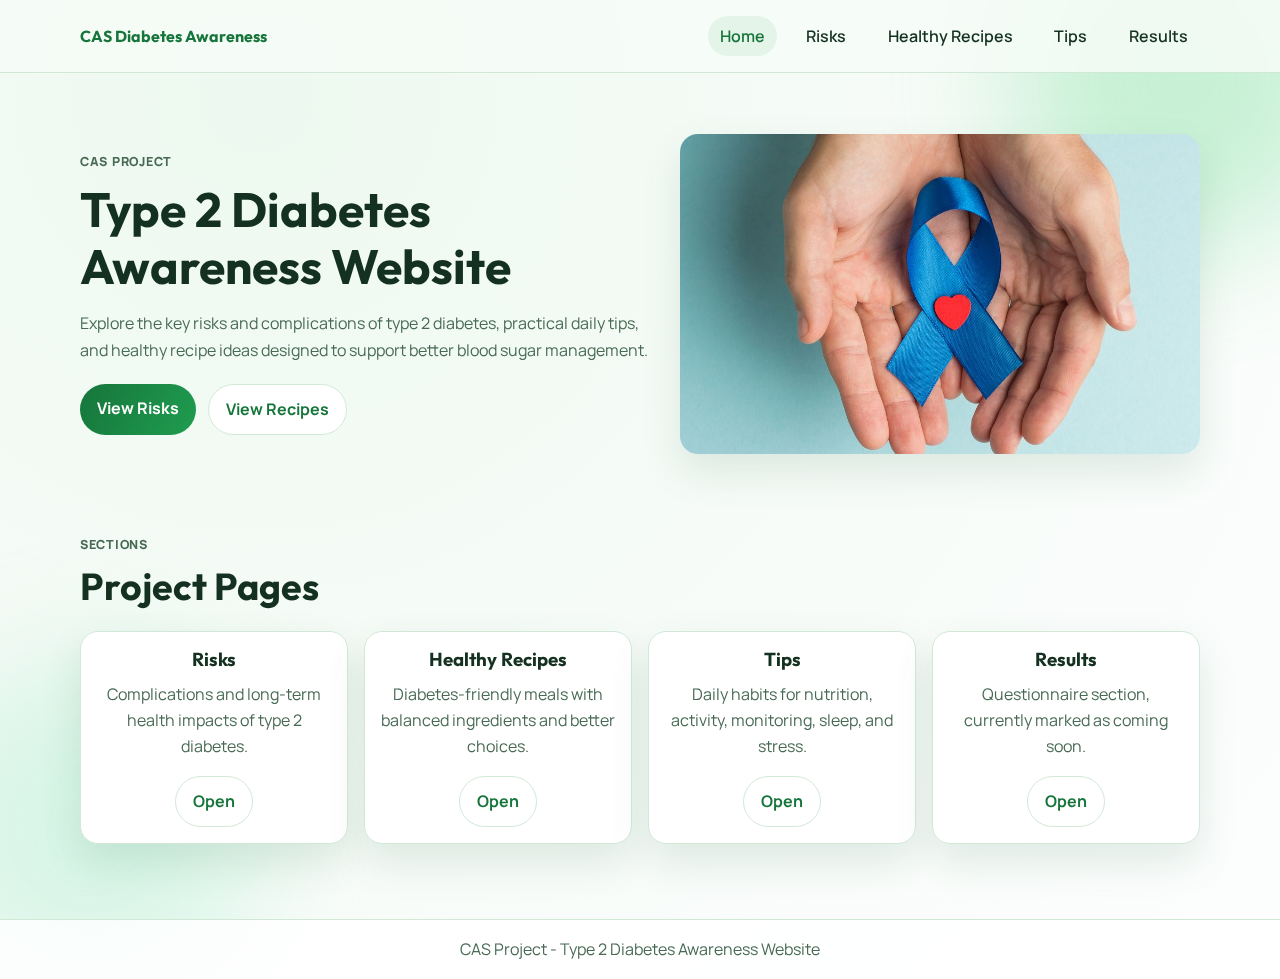
<file: index.html>
<!DOCTYPE html>
<html lang="en">
<head>
  <meta charset="UTF-8" />
  <meta name="viewport" content="width=device-width, initial-scale=1.0" />
  <title>CAS Diabetes Awareness</title>
  <link rel="preconnect" href="https://fonts.googleapis.com" />
  <link rel="preconnect" href="https://fonts.gstatic.com" crossorigin />
  <link href="https://fonts.googleapis.com/css2?family=Manrope:wght@400;500;600;700;800&family=Outfit:wght@500;600;700&display=swap" rel="stylesheet" />
  <link rel="stylesheet" href="styles.css" />
</head>
<body>
  <div class="bg-orb orb-a"></div>
  <div class="bg-orb orb-b"></div>

  <header class="topbar">
    <div class="container nav-wrap">
      <a class="logo" href="index.html">CAS Diabetes Awareness</a>
      <button class="menu-btn" id="menuBtn" aria-label="Toggle navigation">Menu</button>
      <nav id="mainNav" class="nav-links">
        <a href="index.html">Home</a>
        <a href="risks.html">Risks</a>
        <a href="recipes.html">Healthy Recipes</a>
        <a href="tips.html">Tips</a>
        <a href="results.html">Results</a>
      </nav>
    </div>
  </header>

  <main>
    <section class="hero container reveal">
      <div class="hero-text">
        <p class="kicker">CAS Project</p>
        <h1>Type 2 Diabetes Awareness Website</h1>
        <p>
          Explore the key risks and complications of type 2 diabetes, practical daily tips,
          and healthy recipe ideas designed to support better blood sugar management.
        </p>
        <div class="hero-actions">
          <a href="risks.html" class="btn btn-solid">View Risks</a>
          <a href="recipes.html" class="btn btn-outline">View Recipes</a>
        </div>
      </div>
      <div class="hero-image">
        <img src="assets/images/diabetes-ribbonblue.jpg" alt="Diabetes awareness ribbon" />
      </div>
    </section>

    <section class="section container">
      <div class="section-heading reveal">
        <p class="kicker">Sections</p>
        <h2>Project Pages</h2>
      </div>

      <div class="results-grid reveal">
        <article class="result-card">
          <h3>Risks</h3>
          <p>Complications and long-term health impacts of type 2 diabetes.</p>
          <a class="btn btn-outline" href="risks.html">Open</a>
        </article>
        <article class="result-card">
          <h3>Healthy Recipes</h3>
          <p>Diabetes-friendly meals with balanced ingredients and better choices.</p>
          <a class="btn btn-outline" href="recipes.html">Open</a>
        </article>
        <article class="result-card">
          <h3>Tips</h3>
          <p>Daily habits for nutrition, activity, monitoring, sleep, and stress.</p>
          <a class="btn btn-outline" href="tips.html">Open</a>
        </article>
        <article class="result-card">
          <h3>Results</h3>
          <p>Questionnaire section, currently marked as coming soon.</p>
          <a class="btn btn-outline" href="results.html">Open</a>
        </article>
      </div>
    </section>
  </main>

  <footer class="footer">
    <div class="container">
      <p>CAS Project - Type 2 Diabetes Awareness Website</p>
    </div>
  </footer>

  <script src="script.js"></script>
</body>
</html>
</file>
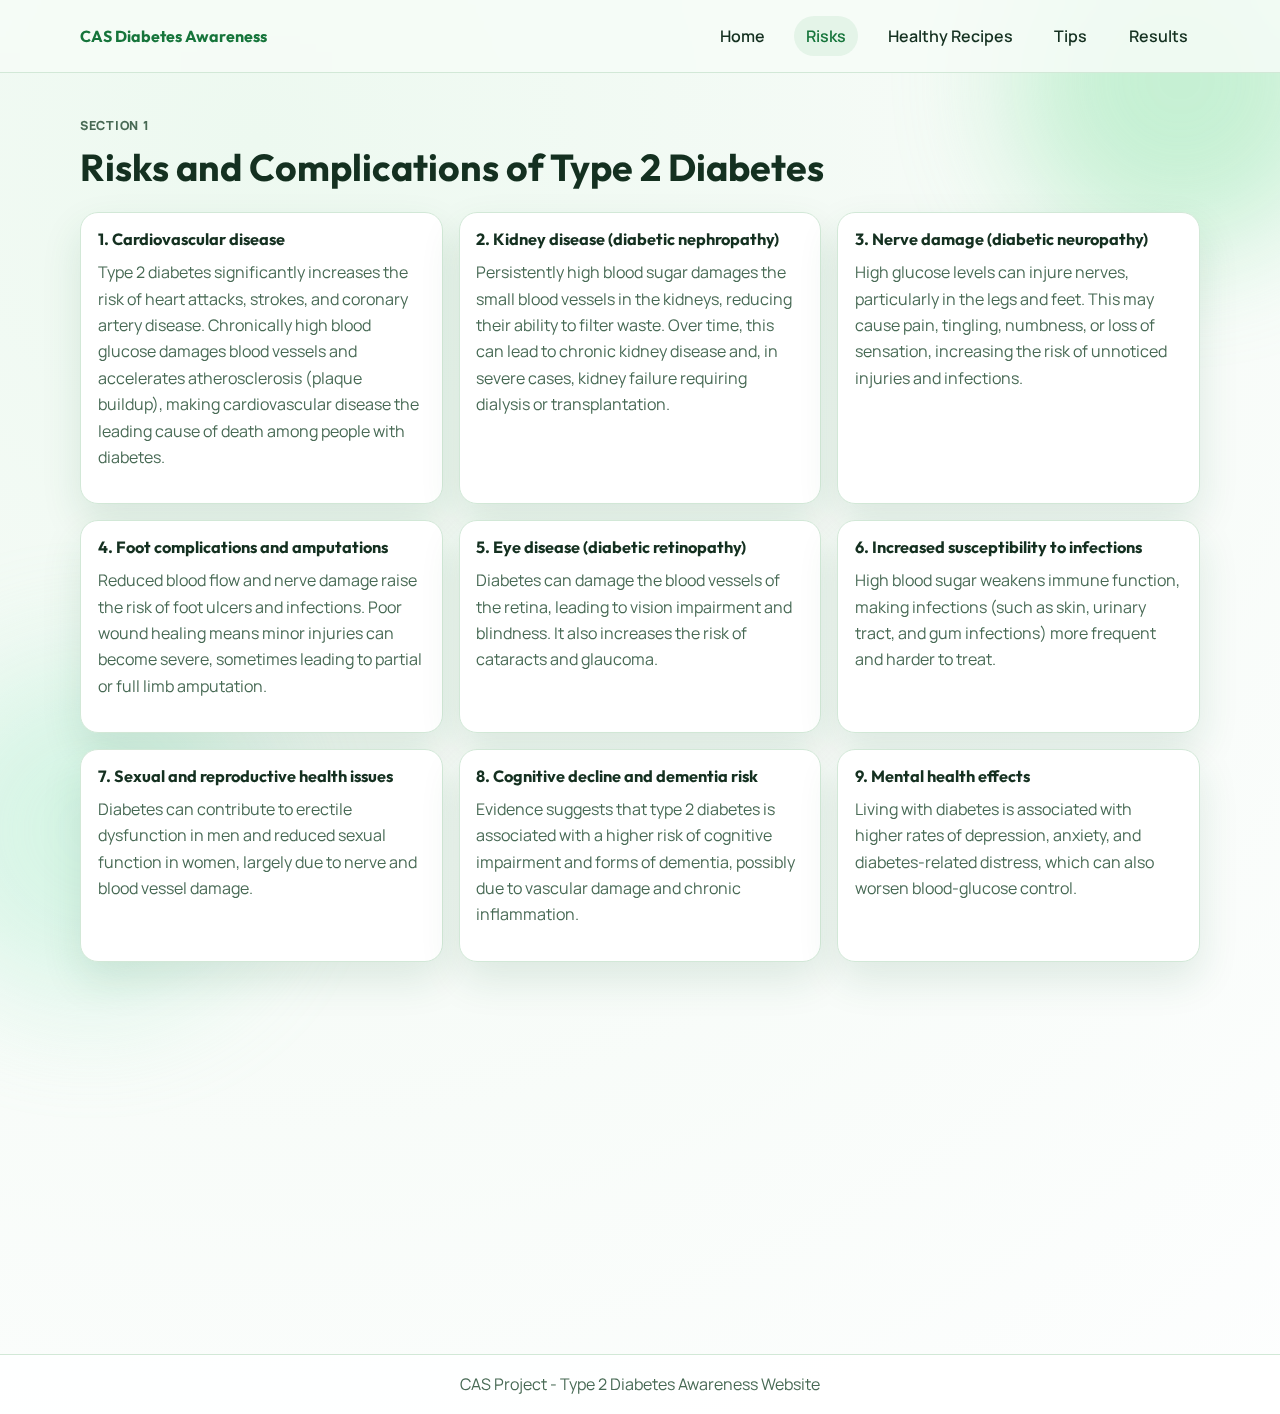
<file: risks.html>
<!DOCTYPE html>
<html lang="en">
<head>
  <meta charset="UTF-8" />
  <meta name="viewport" content="width=device-width, initial-scale=1.0" />
  <title>Risks | Type 2 Diabetes Awareness</title>
  <link rel="preconnect" href="https://fonts.googleapis.com" />
  <link rel="preconnect" href="https://fonts.gstatic.com" crossorigin />
  <link href="https://fonts.googleapis.com/css2?family=Manrope:wght@400;500;600;700;800&family=Outfit:wght@500;600;700&display=swap" rel="stylesheet" />
  <link rel="stylesheet" href="styles.css" />
</head>
<body>
  <div class="bg-orb orb-a"></div>
  <div class="bg-orb orb-b"></div>

  <header class="topbar">
    <div class="container nav-wrap">
      <a class="logo" href="index.html">CAS Diabetes Awareness</a>
      <button class="menu-btn" id="menuBtn" aria-label="Toggle navigation">Menu</button>
      <nav id="mainNav" class="nav-links">
        <a href="index.html">Home</a>
        <a href="risks.html">Risks</a>
        <a href="recipes.html">Healthy Recipes</a>
        <a href="tips.html">Tips</a>
        <a href="results.html">Results</a>
      </nav>
    </div>
  </header>

  <main>
    <section class="section container">
      <div class="section-heading reveal">
        <p class="kicker">Section 1</p>
        <h2>Risks and Complications of Type 2 Diabetes</h2>
      </div>
      <div class="risk-grid">
        <article class="card reveal"><h3>1. Cardiovascular disease</h3><p>Type 2 diabetes significantly increases the risk of heart attacks, strokes, and coronary artery disease. Chronically high blood glucose damages blood vessels and accelerates atherosclerosis (plaque buildup), making cardiovascular disease the leading cause of death among people with diabetes.</p></article>
        <article class="card reveal"><h3>2. Kidney disease (diabetic nephropathy)</h3><p>Persistently high blood sugar damages the small blood vessels in the kidneys, reducing their ability to filter waste. Over time, this can lead to chronic kidney disease and, in severe cases, kidney failure requiring dialysis or transplantation.</p></article>
        <article class="card reveal"><h3>3. Nerve damage (diabetic neuropathy)</h3><p>High glucose levels can injure nerves, particularly in the legs and feet. This may cause pain, tingling, numbness, or loss of sensation, increasing the risk of unnoticed injuries and infections.</p></article>
        <article class="card reveal"><h3>4. Foot complications and amputations</h3><p>Reduced blood flow and nerve damage raise the risk of foot ulcers and infections. Poor wound healing means minor injuries can become severe, sometimes leading to partial or full limb amputation.</p></article>
        <article class="card reveal"><h3>5. Eye disease (diabetic retinopathy)</h3><p>Diabetes can damage the blood vessels of the retina, leading to vision impairment and blindness. It also increases the risk of cataracts and glaucoma.</p></article>
        <article class="card reveal"><h3>6. Increased susceptibility to infections</h3><p>High blood sugar weakens immune function, making infections (such as skin, urinary tract, and gum infections) more frequent and harder to treat.</p></article>
        <article class="card reveal"><h3>7. Sexual and reproductive health issues</h3><p>Diabetes can contribute to erectile dysfunction in men and reduced sexual function in women, largely due to nerve and blood vessel damage.</p></article>
        <article class="card reveal"><h3>8. Cognitive decline and dementia risk</h3><p>Evidence suggests that type 2 diabetes is associated with a higher risk of cognitive impairment and forms of dementia, possibly due to vascular damage and chronic inflammation.</p></article>
        <article class="card reveal"><h3>9. Mental health effects</h3><p>Living with diabetes is associated with higher rates of depression, anxiety, and diabetes-related distress, which can also worsen blood-glucose control.</p></article>
      </div>
      <figure class="banner reveal">
        <img src="assets/images/diabetes-ribbonblue.jpg" alt="Diabetes awareness blue ribbon in hands" />
      </figure>
    </section>
  </main>

  <footer class="footer">
    <div class="container">
      <p>CAS Project - Type 2 Diabetes Awareness Website</p>
    </div>
  </footer>

  <script src="script.js"></script>
</body>
</html>
</file>
<file: styles.css>
:root {
  --bg: #f6fbf7;
  --surface: #ffffff;
  --surface-soft: #f0f8f2;
  --line: #d2e8d7;
  --primary: #1f9d50;
  --primary-dark: #16753b;
  --text: #143020;
  --muted: #486a55;
  --shadow: 0 18px 40px rgba(21, 102, 56, 0.12);
  --radius: 18px;
}

* {
  box-sizing: border-box;
}

html {
  scroll-behavior: smooth;
}

body {
  margin: 0;
  font-family: "Manrope", sans-serif;
  color: var(--text);
  background: radial-gradient(circle at 20% 10%, #edf9f0 0, var(--bg) 45%, #fdfefe 100%);
  line-height: 1.65;
}

h1,
h2,
h3 {
  margin: 0 0 0.6rem;
  line-height: 1.2;
  font-family: "Outfit", sans-serif;
}

p {
  margin: 0 0 1rem;
}

img {
  max-width: 100%;
  display: block;
}

ul {
  margin: 0;
  padding-left: 1.15rem;
}

.container {
  width: min(1120px, 92%);
  margin: 0 auto;
}

.bg-orb {
  position: fixed;
  width: 340px;
  height: 340px;
  border-radius: 999px;
  filter: blur(60px);
  z-index: -1;
  opacity: 0.45;
}

.orb-a {
  background: #8ae3a7;
  top: -90px;
  right: -70px;
}

.orb-b {
  background: #b2eed2;
  bottom: -100px;
  left: -80px;
}

.topbar {
  position: sticky;
  top: 0;
  z-index: 20;
  backdrop-filter: blur(8px);
  background: rgba(246, 251, 247, 0.86);
  border-bottom: 1px solid var(--line);
}

.nav-wrap {
  display: flex;
  align-items: center;
  justify-content: space-between;
  min-height: 72px;
  gap: 1rem;
}

.logo {
  font-family: "Outfit", sans-serif;
  font-weight: 700;
  text-decoration: none;
  color: var(--primary-dark);
}

.nav-links {
  display: flex;
  gap: 1.1rem;
  align-items: center;
}

.nav-links a {
  color: var(--text);
  text-decoration: none;
  font-weight: 600;
  padding: 0.4rem 0.75rem;
  border-radius: 999px;
  transition: 0.2s ease;
}

.nav-links a:hover,
.nav-links a.active {
  background: #e4f4e8;
  color: var(--primary-dark);
}

.menu-btn {
  display: none;
  border: 1px solid var(--line);
  background: #fff;
  border-radius: 10px;
  padding: 0.5rem 0.7rem;
  font: inherit;
  font-weight: 700;
  color: var(--text);
}

.hero {
  padding: 3.8rem 0 2.4rem;
  display: grid;
  gap: 1.6rem;
  grid-template-columns: 1.05fr 0.95fr;
  align-items: center;
}

.kicker {
  letter-spacing: 0.06em;
  text-transform: uppercase;
  font-size: 0.78rem;
  font-weight: 800;
  color: var(--primary-dark);
  margin-bottom: 0.5rem;
}

.hero h1 {
  font-size: clamp(1.9rem, 4vw, 3rem);
  margin-bottom: 0.9rem;
}

.hero p {
  color: var(--muted);
}

.hero-image img {
  border-radius: var(--radius);
  box-shadow: var(--shadow);
  object-fit: cover;
  min-height: 320px;
}

.hero-actions {
  display: flex;
  gap: 0.8rem;
  margin-top: 1.3rem;
  flex-wrap: wrap;
}

.btn {
  display: inline-block;
  padding: 0.72rem 1.05rem;
  border-radius: 999px;
  font-weight: 700;
  text-decoration: none;
}

.btn-solid {
  background: linear-gradient(120deg, var(--primary-dark), var(--primary));
  color: #fff;
}

.btn-outline {
  border: 1px solid var(--line);
  color: var(--primary-dark);
  background: #fff;
}

.section {
  padding: 2.7rem 0;
}

.section-heading {
  max-width: 900px;
  margin-bottom: 1.4rem;
}

.section-heading h2 {
  font-size: clamp(1.55rem, 3vw, 2.35rem);
}

.section-heading p {
  color: var(--muted);
}

.risk-grid,
.tips-grid {
  display: grid;
  gap: 1rem;
  grid-template-columns: repeat(3, minmax(0, 1fr));
}

.card,
.tip-card,
.result-card,
.outcome-panel,
.recipe-card {
  background: var(--surface);
  border: 1px solid var(--line);
  border-radius: var(--radius);
  box-shadow: var(--shadow);
}

.card,
.tip-card {
  padding: 1.05rem;
}

.card h3,
.tip-card h3 {
  font-size: 1.02rem;
}

.card p,
.tip-card li {
  color: var(--muted);
}

.banner {
  margin: 1.1rem 0 0;
}

.banner img {
  width: 100%;
  max-height: 300px;
  object-fit: cover;
  border-radius: var(--radius);
  box-shadow: var(--shadow);
}

.recipe-grid {
  display: grid;
  grid-template-columns: repeat(2, minmax(0, 1fr));
  gap: 1rem;
}

.recipe-card {
  display: grid;
  grid-template-columns: 160px 1fr;
  gap: 0.95rem;
  overflow: hidden;
}

.recipe-card img {
  width: 100%;
  height: 100%;
  min-height: 190px;
  object-fit: cover;
}

.recipe-card > div {
  padding: 0.95rem 0.95rem 0.95rem 0;
}

.tag {
  margin: 0 0 0.5rem;
  color: var(--primary-dark);
  font-size: 0.85rem;
  font-weight: 700;
}

.results-grid {
  display: grid;
  grid-template-columns: repeat(4, minmax(0, 1fr));
  gap: 1rem;
}

.result-card {
  padding: 1rem;
  text-align: center;
}

.metric {
  font-family: "Outfit", sans-serif;
  font-size: 2.3rem;
  font-weight: 800;
  color: var(--primary);
  margin-bottom: 0.3rem;
}

.result-card p {
  color: var(--muted);
}

.outcome-panel {
  margin-top: 1rem;
  padding: 1.1rem;
  background: linear-gradient(145deg, #fff, #eff8f1);
}

.outcome-panel li {
  margin-bottom: 0.5rem;
  color: var(--muted);
}

.footer {
  margin-top: 2rem;
  border-top: 1px solid var(--line);
  background: #ffffffd4;
}

.footer p {
  margin: 0;
  padding: 1rem 0;
  color: var(--muted);
  text-align: center;
}

.reveal {
  opacity: 0;
  transform: translateY(16px);
  transition: opacity 0.7s ease, transform 0.7s ease;
}

.reveal.show {
  opacity: 1;
  transform: translateY(0);
}

@media (max-width: 1050px) {
  .risk-grid,
  .tips-grid {
    grid-template-columns: repeat(2, minmax(0, 1fr));
  }

  .results-grid {
    grid-template-columns: repeat(2, minmax(0, 1fr));
  }
}

@media (max-width: 850px) {
  .hero {
    grid-template-columns: 1fr;
    padding-top: 2.6rem;
  }

  .menu-btn {
    display: inline-block;
  }

  .nav-links {
    position: absolute;
    right: 4%;
    top: 68px;
    background: var(--surface);
    border: 1px solid var(--line);
    border-radius: 12px;
    box-shadow: var(--shadow);
    padding: 0.7rem;
    display: none;
    flex-direction: column;
    min-width: 220px;
    align-items: flex-start;
  }

  .nav-links.open {
    display: flex;
  }

  .recipe-grid {
    grid-template-columns: 1fr;
  }
}

@media (max-width: 640px) {
  .risk-grid,
  .tips-grid,
  .results-grid {
    grid-template-columns: 1fr;
  }

  .recipe-card {
    grid-template-columns: 1fr;
  }

  .recipe-card > div {
    padding: 0 0.95rem 0.95rem;
  }

  .recipe-card img {
    min-height: 210px;
  }
}
</file>
